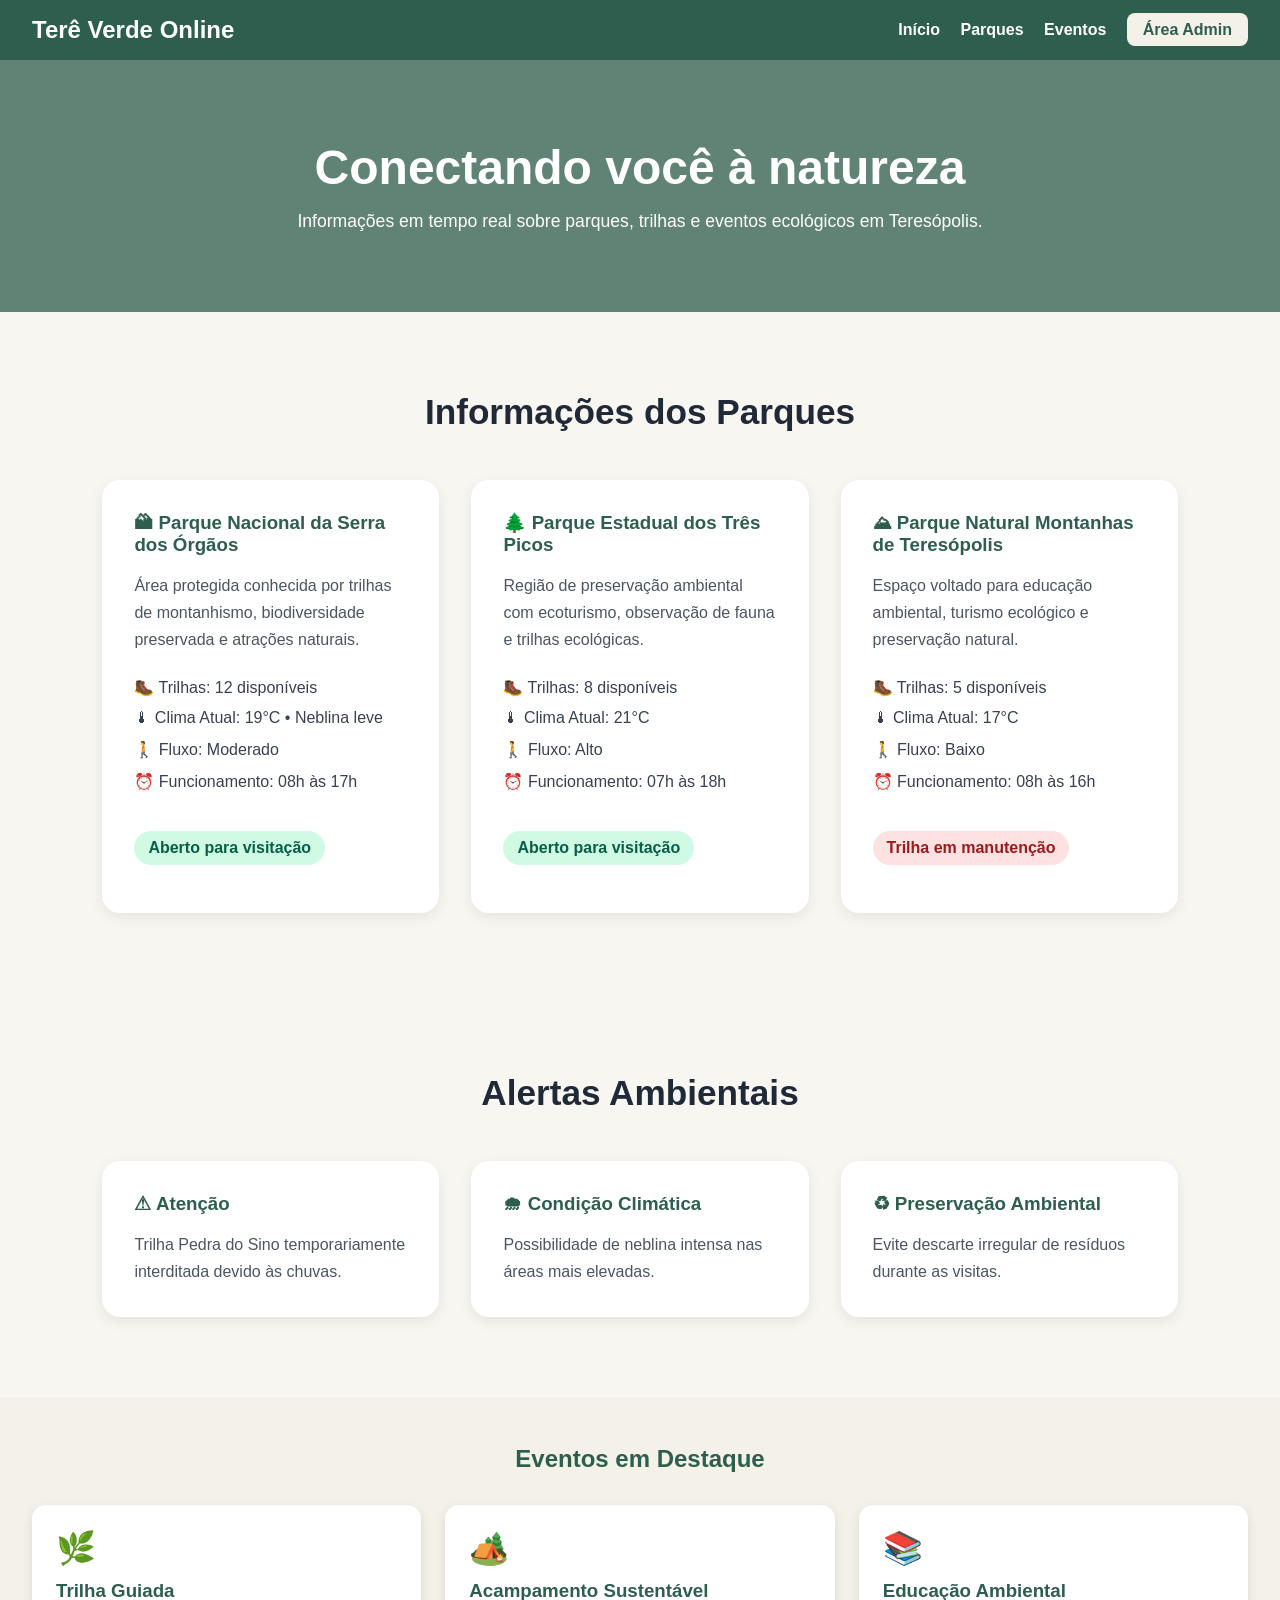
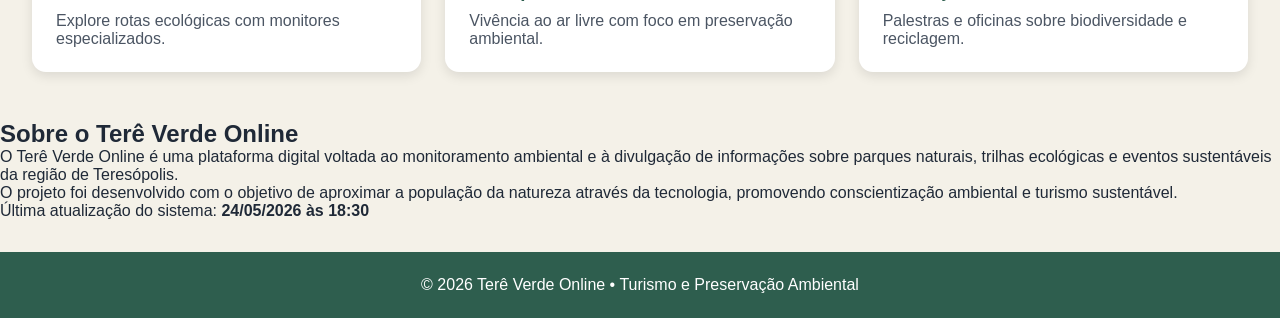
<file: index.html>
<!DOCTYPE html>
<html lang="pt-BR">
<head>
  <meta charset="UTF-8">
  <meta name="viewport" content="width=device-width, initial-scale=1.0">

  <title>Terê Verde Online</title>

  <link rel="stylesheet" href="css/style.css">
</head>

<body>

<header>

  <h2>Terê Verde Online</h2>

  <nav>

    <a href="index.html">Início</a>

    <a href="parques.html">Parques</a>

    <a href="#eventos">Eventos</a>

    <a href="login.html" class="login-btn">
      Área Admin
    </a>

  </nav>

</header>

<section class="hero">

  <h1>Conectando você à natureza</h1>

  <p>
    Informações em tempo real sobre parques,
    trilhas e eventos ecológicos em Teresópolis.
  </p>

</section>

<section class="detalhes-parques">

  <h2>Informações dos Parques</h2>

  <div class="detalhes-grid">

    <div class="detalhe-card">

      <h3>🏔 Parque Nacional da Serra dos Órgãos</h3>

      <p>
        Área protegida conhecida por trilhas de montanhismo,
        biodiversidade preservada e atrações naturais.
      </p>

      <ul>
        <li>🥾 Trilhas: 12 disponíveis</li>
        <li>🌡 Clima Atual: 19°C • Neblina leve</li>
        <li>🚶 Fluxo: Moderado</li>
        <li>⏰ Funcionamento: 08h às 17h</li>
      </ul>

      <span class="status aberto">
        Aberto para visitação
      </span>

    </div>

    <div class="detalhe-card">

      <h3>🌲 Parque Estadual dos Três Picos</h3>

      <p>
        Região de preservação ambiental com ecoturismo,
        observação de fauna e trilhas ecológicas.
      </p>

      <ul>
        <li>🥾 Trilhas: 8 disponíveis</li>
        <li>🌡 Clima Atual: 21°C</li>
        <li>🚶 Fluxo: Alto</li>
        <li>⏰ Funcionamento: 07h às 18h</li>
      </ul>

      <span class="status aberto">
        Aberto para visitação
      </span>

    </div>

    <div class="detalhe-card">

      <h3>⛰ Parque Natural Montanhas de Teresópolis</h3>

      <p>
        Espaço voltado para educação ambiental,
        turismo ecológico e preservação natural.
      </p>

      <ul>
        <li>🥾 Trilhas: 5 disponíveis</li>
        <li>🌡 Clima Atual: 17°C</li>
        <li>🚶 Fluxo: Baixo</li>
        <li>⏰ Funcionamento: 08h às 16h</li>
      </ul>

      <span class="status fechado">
        Trilha em manutenção
      </span>

    </div>

  </div>

</section>

<section class="alertas">

  <h2>Alertas Ambientais</h2>

  <div class="alertas-grid">

    <div class="alerta-card">

      <h3>⚠ Atenção</h3>

      <p>
        Trilha Pedra do Sino temporariamente interditada devido às chuvas.
      </p>

    </div>

    <div class="alerta-card">

      <h3>🌧 Condição Climática</h3>

      <p>
        Possibilidade de neblina intensa nas áreas mais elevadas.
      </p>

    </div>

    <div class="alerta-card">

      <h3>♻ Preservação Ambiental</h3>

      <p>
        Evite descarte irregular de resíduos durante as visitas.
      </p>

    </div>

  </div>

</section>

<section id="eventos" class="events">

  <h2>Eventos em Destaque</h2>

  <div class="event-grid">

    <div class="card">
      <div class="card-content">
        <span class="icon">🌿</span>
        <h3>Trilha Guiada</h3>
        <p>Explore rotas ecológicas com monitores especializados.</p>
      </div>
    </div>

    <div class="card">
      <div class="card-content">
        <span class="icon">🏕️</span>
        <h3>Acampamento Sustentável</h3>
        <p>Vivência ao ar livre com foco em preservação ambiental.</p>
      </div>
    </div>

    <div class="card">
      <div class="card-content">
        <span class="icon">📚</span>
        <h3>Educação Ambiental</h3>
        <p>Palestras e oficinas sobre biodiversidade e reciclagem.</p>
      </div>
    </div>

  </div>

</section>

<section class="sobre-projeto">

  <div class="sobre-content">

    <h2>Sobre o Terê Verde Online</h2>

    <p>
      O Terê Verde Online é uma plataforma digital voltada
      ao monitoramento ambiental e à divulgação de informações
      sobre parques naturais, trilhas ecológicas e eventos
      sustentáveis da região de Teresópolis.
    </p>

    <p>
      O projeto foi desenvolvido com o objetivo de aproximar
      a população da natureza através da tecnologia,
      promovendo conscientização ambiental e turismo sustentável.
    </p>

    <p>
      Última atualização do sistema:
      <strong>24/05/2026 às 18:30</strong>
    </p>

  </div>

</section>

<footer>

  <p>
    © 2026 Terê Verde Online • Turismo e Preservação Ambiental
  </p>

</footer>

</body>
</html>
</file>
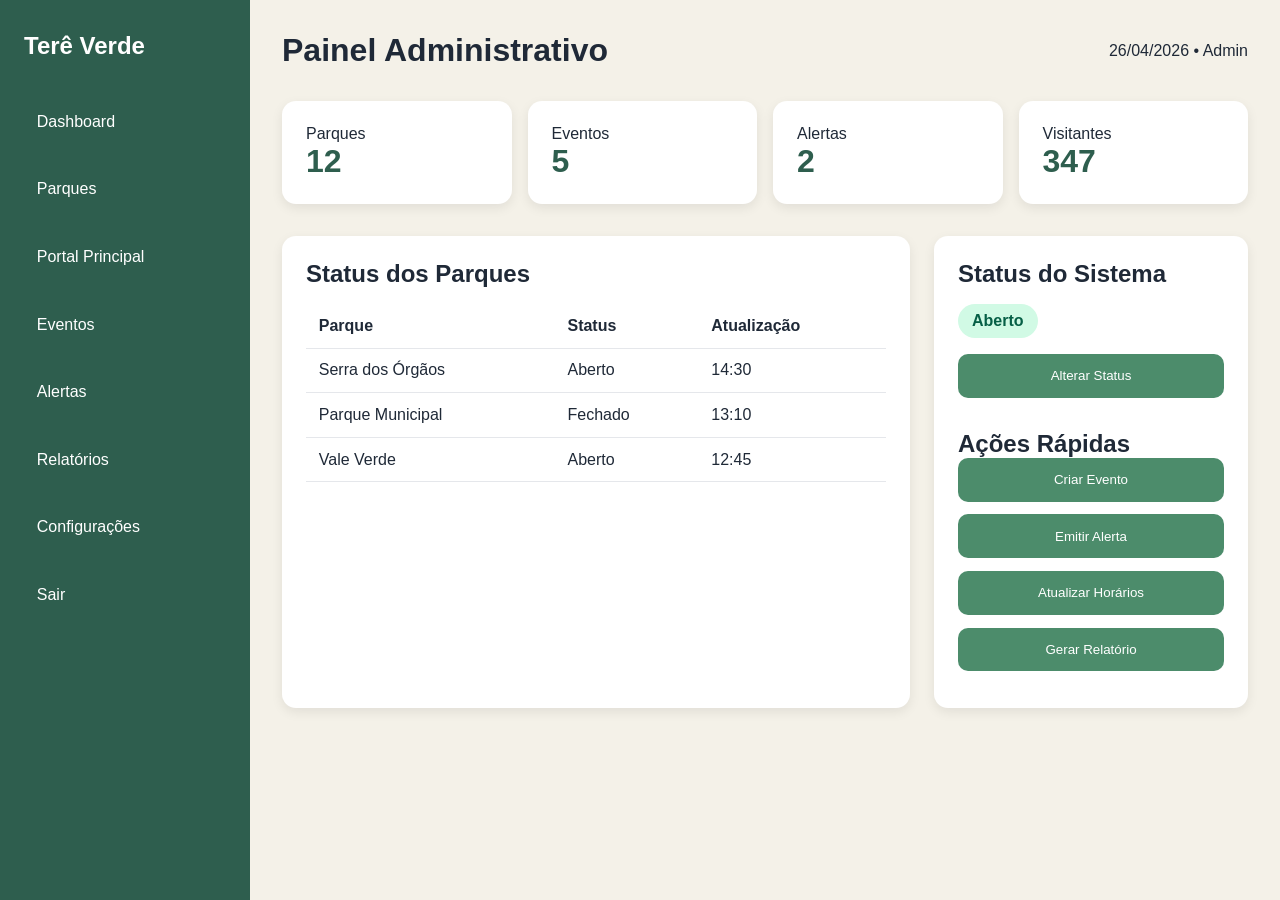
<file: admin.html>
<!DOCTYPE html>
<html lang="pt-BR">
<head>
  <meta charset="UTF-8" />
  <meta name="viewport" content="width=device-width, initial-scale=1.0" />
  <title>Terê Verde Online - Dashboard</title>

  <style>

    * {
      margin: 0;
      padding: 0;
      box-sizing: border-box;
      font-family: Arial, sans-serif;
    }

    body {
      background: #f4f1e8;
      display: flex;
      min-height: 100vh;
      color: #1f2937;
    }

    .sidebar {
      width: 250px;
      background: #2E5E4E;
      color: white;
      padding: 2rem 1.5rem;
      display: flex;
      flex-direction: column;
      gap: 1.5rem;
    }

    .sidebar h2 {
      margin-bottom: 1rem;
    }

    .sidebar a {
      color: white;
      text-decoration: none;
      padding: 0.8rem;
      border-radius: 8px;
      transition: 0.3s;
    }

    .sidebar a:hover {
      background: rgba(255,255,255,0.12);
    }

    .main {
      flex: 1;
      padding: 2rem;
    }

    .topbar {
      display: flex;
      justify-content: space-between;
      align-items: center;
      margin-bottom: 2rem;
    }

    .kpis {
      display: grid;
      grid-template-columns: repeat(auto-fit, minmax(180px, 1fr));
      gap: 1rem;
      margin-bottom: 2rem;
    }

    .kpi-card {
      background: white;
      padding: 1.5rem;
      border-radius: 14px;
      box-shadow: 0 4px 12px rgba(0,0,0,0.08);
      transition: 0.3s;
    }

    .kpi-card:hover {
      transform: translateY(-4px);
    }

    .kpi-card h3 {
      font-size: 2rem;
      color: #2E5E4E;
    }

    .dashboard-grid {
      display: grid;
      grid-template-columns: 2fr 1fr;
      gap: 1.5rem;
    }

    .panel {
      background: white;
      padding: 1.5rem;
      border-radius: 14px;
      box-shadow: 0 4px 12px rgba(0,0,0,0.08);
    }

    table {
      width: 100%;
      border-collapse: collapse;
      margin-top: 1rem;
    }

    th, td {
      text-align: left;
      padding: 0.8rem;
      border-bottom: 1px solid #e5e7eb;
    }

    .action-btn {
      display: block;
      width: 100%;
      margin-bottom: 0.8rem;
      padding: 0.9rem;
      border: none;
      border-radius: 10px;
      background: #4C8C6B;
      color: white;
      cursor: pointer;
      transition: 0.3s;
    }

    .action-btn:hover {
      transform: translateY(-2px);
      opacity: 0.9;
    }

    .status {
      display: inline-block;
      padding: 8px 14px;
      border-radius: 20px;
      font-weight: bold;
      margin: 1rem 0;
    }

    .aberto {
      background: #d1fae5;
      color: #065f46;
    }

    .fechado {
      background: #fee2e2;
      color: #991b1b;
    }

    .modal {
      display: none;
      position: fixed;
      top: 0;
      left: 0;

      width: 100%;
      height: 100%;

      background: rgba(0,0,0,0.5);

      justify-content: center;
      align-items: center;
    }

    .modal-content {
      background: white;
      padding: 2rem;
      border-radius: 14px;
      width: 90%;
      max-width: 400px;

      display: flex;
      flex-direction: column;
      gap: 1rem;
    }

    .modal-content input,
    .modal-content textarea {
      padding: 0.8rem;
      border: 1px solid #d1d5db;
      border-radius: 8px;
    }

  </style>
</head>

<body>

  <aside class="sidebar">

    <h2>Terê Verde</h2>

    <a href="admin.html">Dashboard</a>

    <a href="parques.html">Parques</a>

    <a href="index.html">Portal Principal</a>

    <a href="#">Eventos</a>

    <a href="#">Alertas</a>

    <a href="#">Relatórios</a>

    <a href="#">Configurações</a>

    <a href="login.html">
      Sair
    </a>

  </aside>

  <main class="main">

    <div class="topbar">
      <h1>Painel Administrativo</h1>
      <span>26/04/2026 • Admin</span>
    </div>

    <section class="kpis">

      <div class="kpi-card">
        <p>Parques</p>
        <h3>12</h3>
      </div>

      <div class="kpi-card">
        <p>Eventos</p>
        <h3>5</h3>
      </div>

      <div class="kpi-card">
        <p>Alertas</p>
        <h3>2</h3>
      </div>

      <div class="kpi-card">
        <p>Visitantes</p>
        <h3>347</h3>
      </div>

    </section>

    <section class="dashboard-grid">

      <div class="panel">

        <h2>Status dos Parques</h2>

        <table>
          <tr>
            <th>Parque</th>
            <th>Status</th>
            <th>Atualização</th>
          </tr>

          <tr>
            <td>Serra dos Órgãos</td>
            <td>Aberto</td>
            <td>14:30</td>
          </tr>

          <tr>
            <td>Parque Municipal</td>
            <td>Fechado</td>
            <td>13:10</td>
          </tr>

          <tr>
            <td>Vale Verde</td>
            <td>Aberto</td>
            <td>12:45</td>
          </tr>
        </table>

      </div>

      <div class="panel">

        <h2>Status do Sistema</h2>

        <span id="statusParque" class="status aberto">
          Aberto
        </span>

        <button onclick="alterarStatus()" class="action-btn">
          Alterar Status
        </button>

        <h2 style="margin-top: 2rem;">Ações Rápidas</h2>

        <button class="action-btn" onclick="abrirModal()">
          Criar Evento
        </button>

        <button class="action-btn">
          Emitir Alerta
        </button>

        <button class="action-btn">
          Atualizar Horários
        </button>

        <button class="action-btn">
          Gerar Relatório
        </button>

      </div>

    </section>

  </main>

  <div id="modalEvento" class="modal">

    <div class="modal-content">

      <h2>Novo Evento</h2>

      <input type="text" placeholder="Nome do evento">

      <input type="date">

      <textarea placeholder="Descrição"></textarea>

      <button class="action-btn" onclick="fecharModal()">
        Salvar Evento
      </button>

    </div>
<div class="panel">

  <h2>Atividades Recentes</h2>

  <ul style="margin-top: 1rem; line-height: 2;">

    <li>🌿 Evento ecológico criado</li>

    <li>⚠ Alerta climático emitido</li>

    <li>🏔 Status da trilha atualizado</li>

    <li>📊 Relatório ambiental gerado</li>

  </ul>

</div>
  </div>

  <script src="js/script.js"></script>

</body>
</html>
</file>
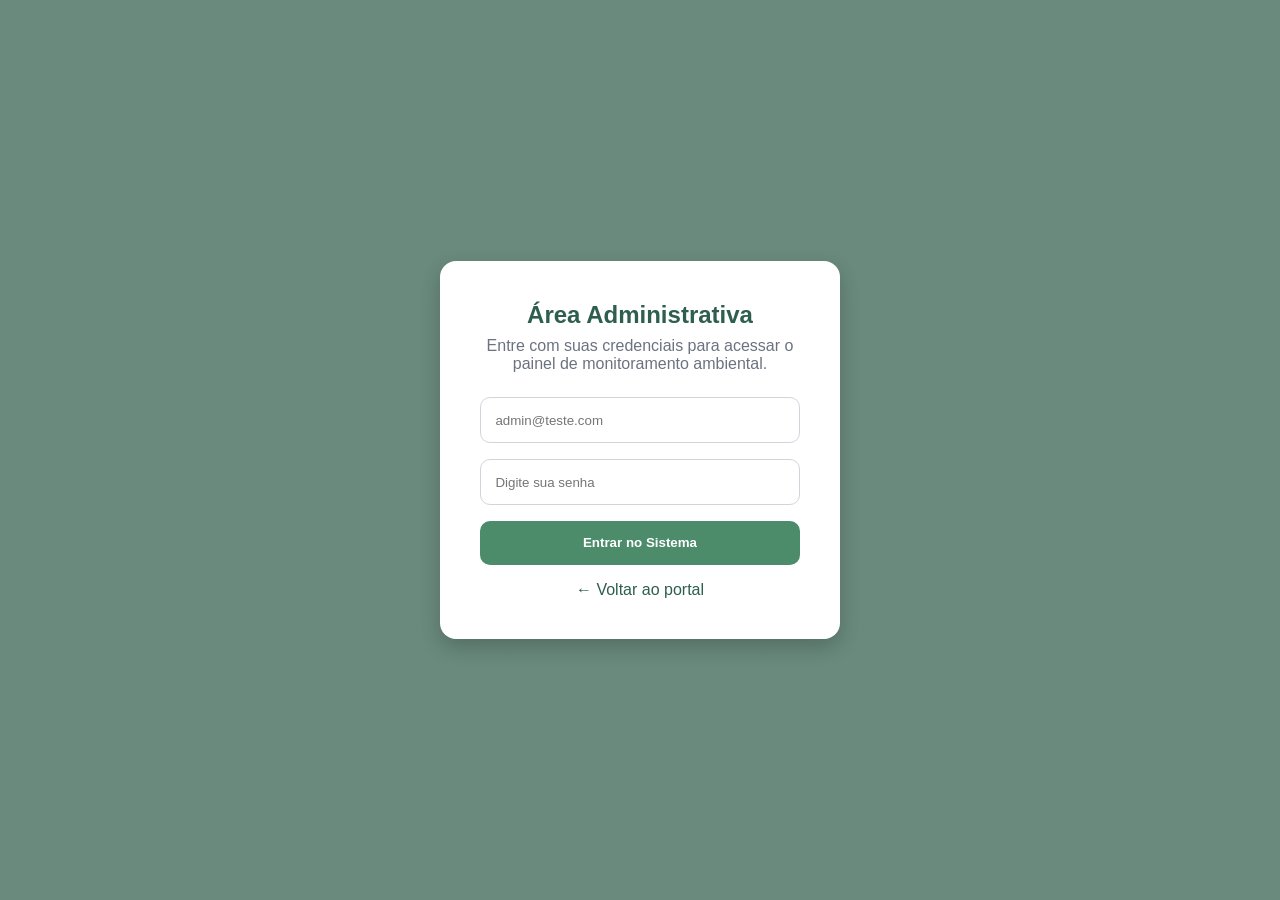
<file: login.html>
<!DOCTYPE html>
<html lang="pt-BR">
<head>
  <meta charset="UTF-8">
  <meta name="viewport" content="width=device-width, initial-scale=1.0">

  <title>Login - Terê Verde Online</title>

  <link rel="stylesheet" href="css/style.css">
</head>

<body>

<section class="login-page">

  <div class="login-card">

    <h2>Área Administrativa</h2>

    <p>
      Entre com suas credenciais para acessar
      o painel de monitoramento ambiental.
    </p>

    <form id="loginForm">

      <input
        type="email"
        id="email"
        placeholder="admin@teste.com"
        required
      >

      <input
        type="password"
        id="senha"
        placeholder="Digite sua senha"
        required
      >

      <button type="submit" class="btn">
        Entrar no Sistema
      </button>

    

    <a href="index.html">
      ← Voltar ao portal
    </a>

  </div>

</section>

<script src="js/script.js"></script>

</body>
</html>
</file>
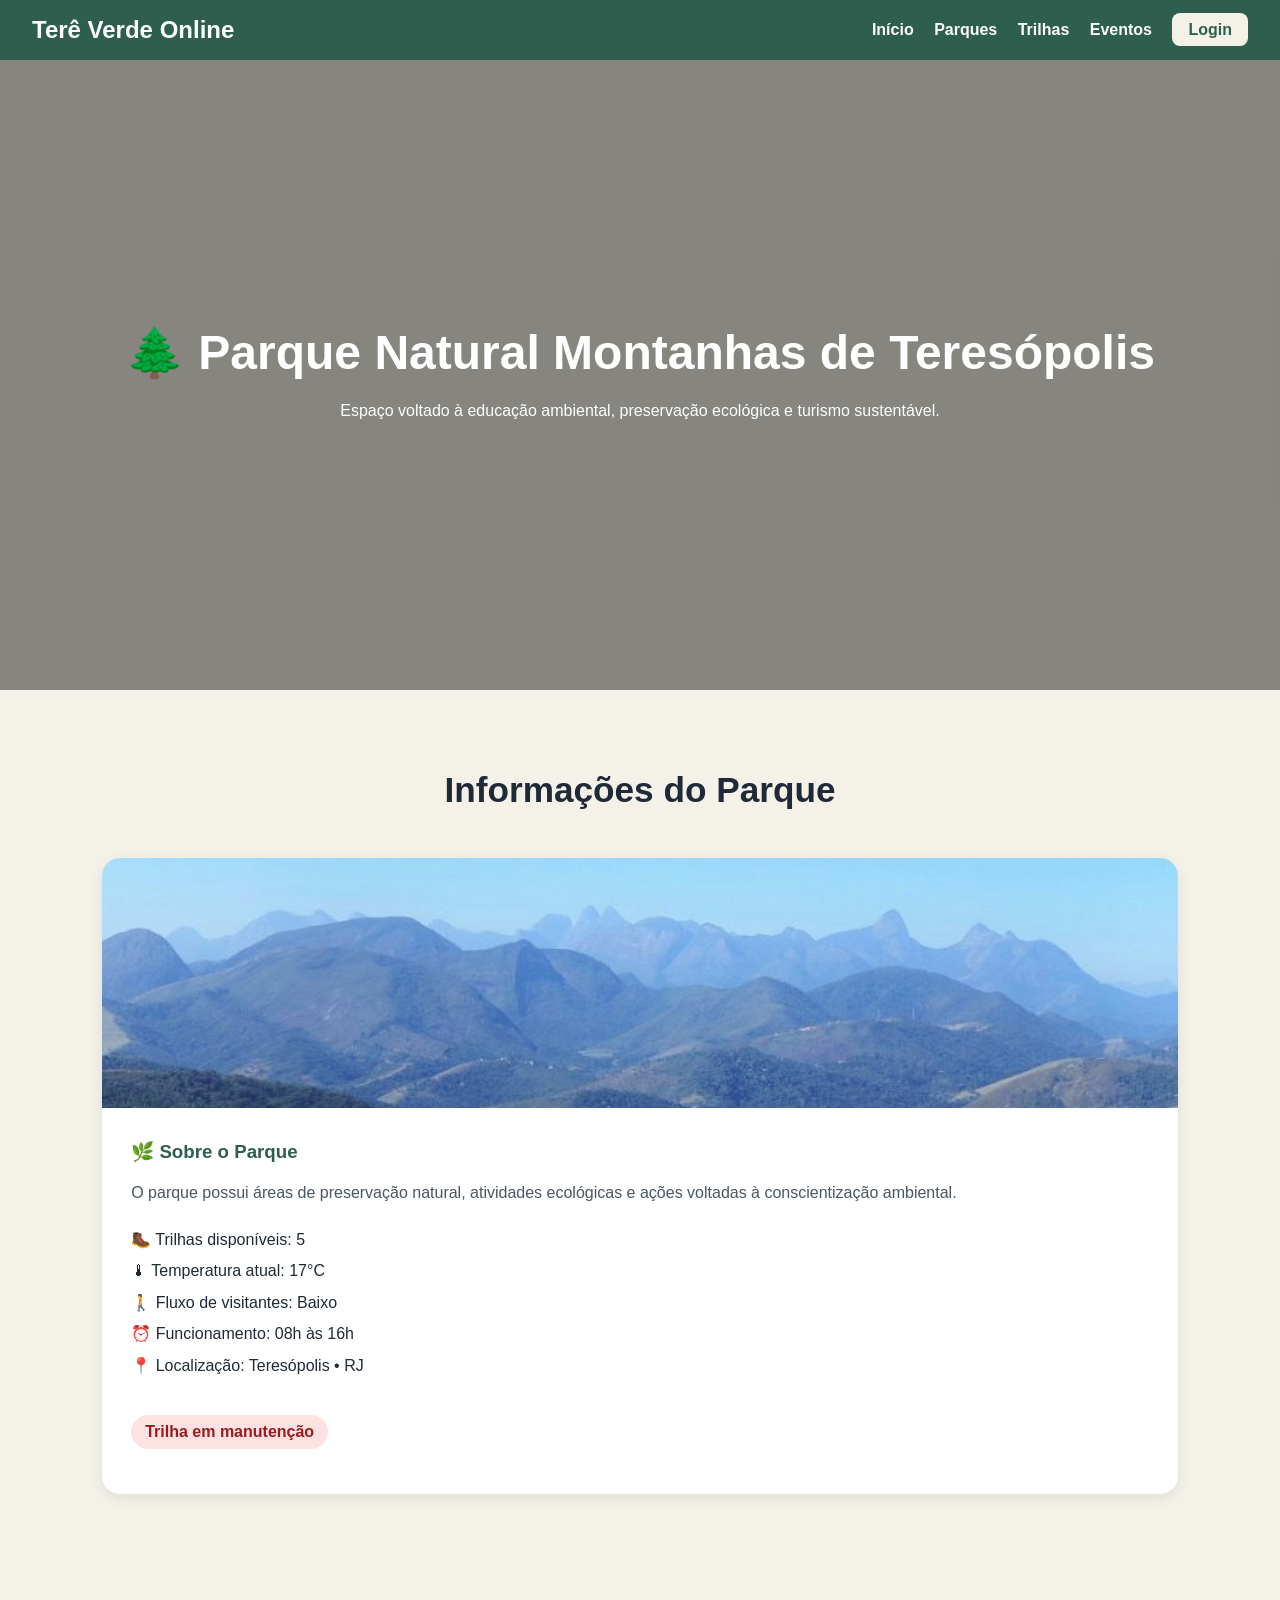
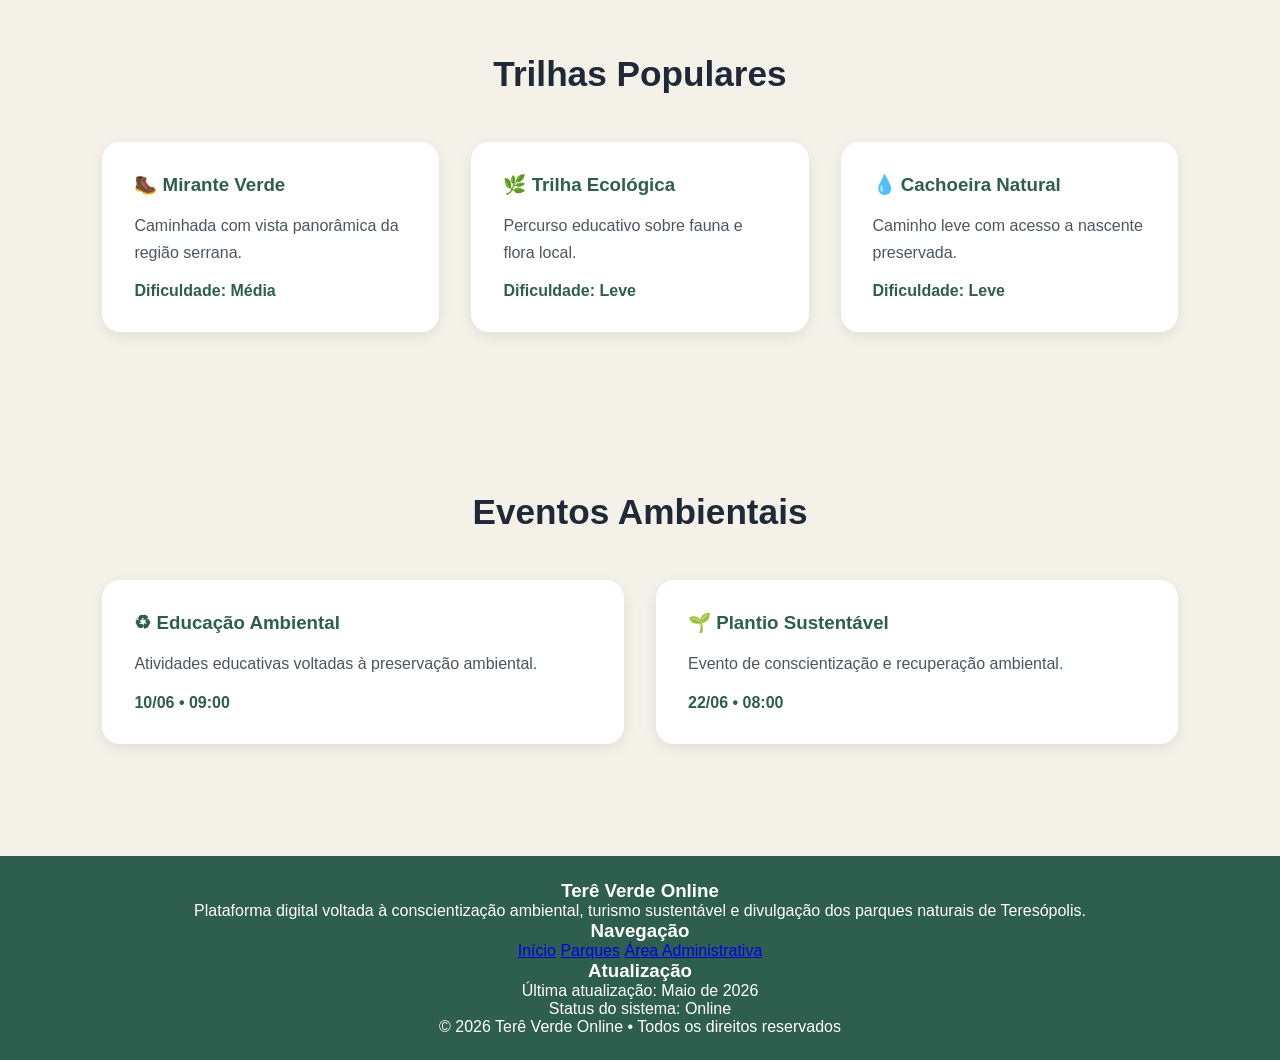
<file: montanhas-teresopolis.html>
<!DOCTYPE html>
<html lang="pt-BR">
<head>

  <meta charset="UTF-8">

  <meta name="viewport" content="width=device-width, initial-scale=1.0">

  <title>Montanhas de Teresópolis • Terê Verde Online</title>

  <link rel="stylesheet" href="css/style.css">

</head>

<body>

<header>

  <h2>Terê Verde Online</h2>

  <nav>

    <a href="index.html">Início</a>

    <a href="parques.html">Parques</a>

    <a href="#trilhas">Trilhas</a>

    <a href="#eventos">Eventos</a>

    <a href="login.html" class="login-btn">
      Login
    </a>

  </nav>

</header>


<!-- HERO -->

<section class="hero-parques hero-montanhas">

  <div class="hero-overlay">

    <h1>🌲 Parque Natural Montanhas de Teresópolis</h1>

    <p>
      Espaço voltado à educação ambiental,
      preservação ecológica e turismo sustentável.
    </p>

  </div>

</section>


<!-- INFORMAÇÕES -->

<section class="parques-page">

  <h2>Informações do Parque</h2>

  <div class="parques-grid">

    <div class="parque-page-card">

      <img
        src="assets/parque-natural-municipal.jpg"
        alt="Montanhas de Teresópolis"
      >

      <div class="parque-page-info">

        <h3>🌿 Sobre o Parque</h3>

        <p>
          O parque possui áreas de preservação natural,
          atividades ecológicas e ações voltadas à
          conscientização ambiental.
        </p>

        <ul>

          <li>🥾 Trilhas disponíveis: 5</li>

          <li>🌡 Temperatura atual: 17°C</li>

          <li>🚶 Fluxo de visitantes: Baixo</li>

          <li>⏰ Funcionamento: 08h às 16h</li>

          <li>📍 Localização: Teresópolis • RJ</li>

        </ul>

        <span class="status fechado">
          Trilha em manutenção
        </span>

      </div>

    </div>

  </div>

</section>


<!-- TRILHAS -->

<section class="trilhas">

  <h2>Trilhas Populares</h2>

  <div class="trilhas-grid">

    <div class="trilha-card">

      <h3>🥾 Mirante Verde</h3>

      <p>
        Caminhada com vista panorâmica da região serrana.
      </p>

      <span>Dificuldade: Média</span>

    </div>

    <div class="trilha-card">

      <h3>🌿 Trilha Ecológica</h3>

      <p>
        Percurso educativo sobre fauna e flora local.
      </p>

      <span>Dificuldade: Leve</span>

    </div>

    <div class="trilha-card">

      <h3>💧 Cachoeira Natural</h3>

      <p>
        Caminho leve com acesso a nascente preservada.
      </p>

      <span>Dificuldade: Leve</span>

    </div>

  </div>

</section>


<!-- EVENTOS -->

<section class="eventos-page">

  <h2>Eventos Ambientais</h2>

  <div class="eventos-grid">

    <div class="evento-card">

      <h3>♻ Educação Ambiental</h3>

      <p>
        Atividades educativas voltadas à preservação ambiental.
      </p>

      <span>10/06 • 09:00</span>

    </div>

    <div class="evento-card">

      <h3>🌱 Plantio Sustentável</h3>

      <p>
        Evento de conscientização e recuperação ambiental.
      </p>

      <span>22/06 • 08:00</span>

    </div>

  </div>

</section>


<footer class="footer">

  <div class="footer-content">

    <div class="footer-section">

      <h3>Terê Verde Online</h3>

      <p>
        Plataforma digital voltada à conscientização ambiental,
        turismo sustentável e divulgação dos parques naturais
        de Teresópolis.
      </p>

    </div>

    <div class="footer-section">

      <h3>Navegação</h3>

      <a href="index.html">Início</a>
      <a href="parques.html">Parques</a>
      <a href="login.html">Área Administrativa</a>

    </div>

    <div class="footer-section">

      <h3>Atualização</h3>

      <p>Última atualização: Maio de 2026</p>

      <p>Status do sistema: Online</p>

    </div>

  </div>

  <div class="footer-bottom">

    <p>
      © 2026 Terê Verde Online • Todos os direitos reservados
    </p>

  </div>

</footer>
</body>
</html>
</file>
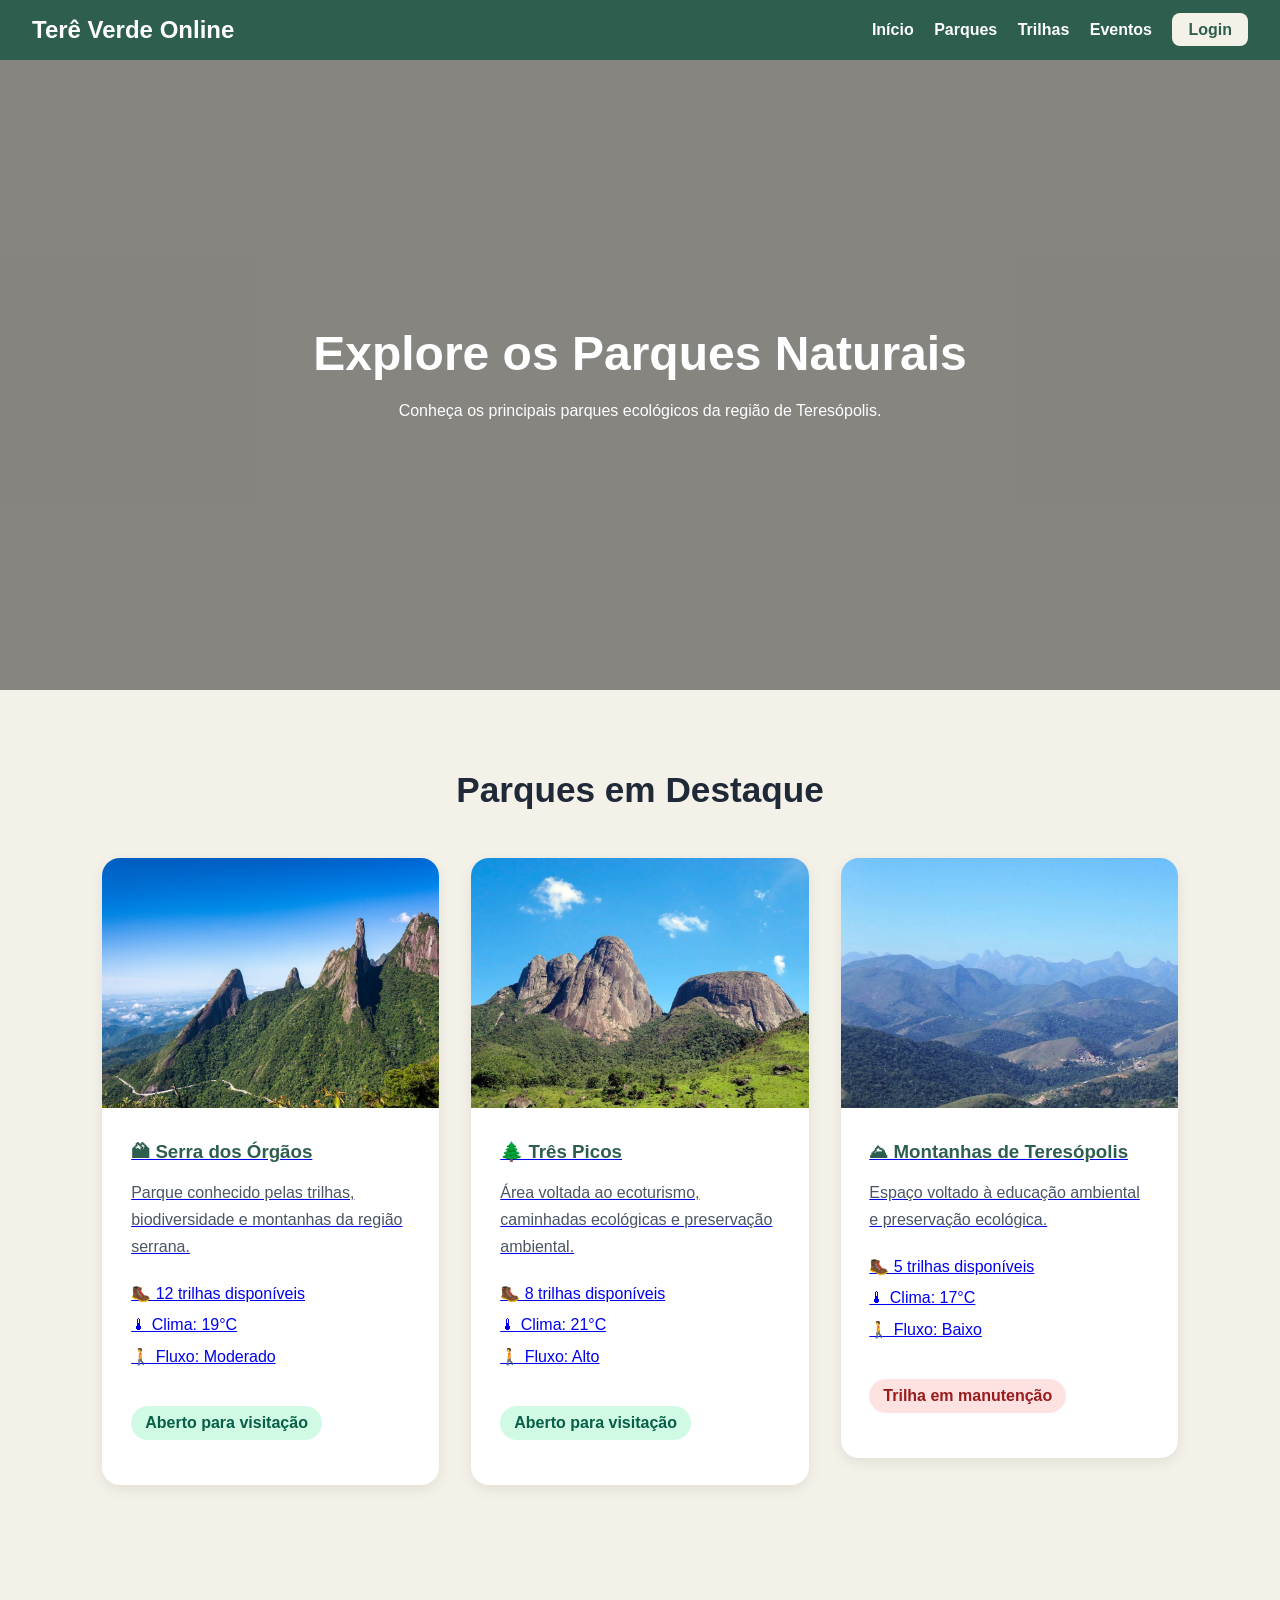
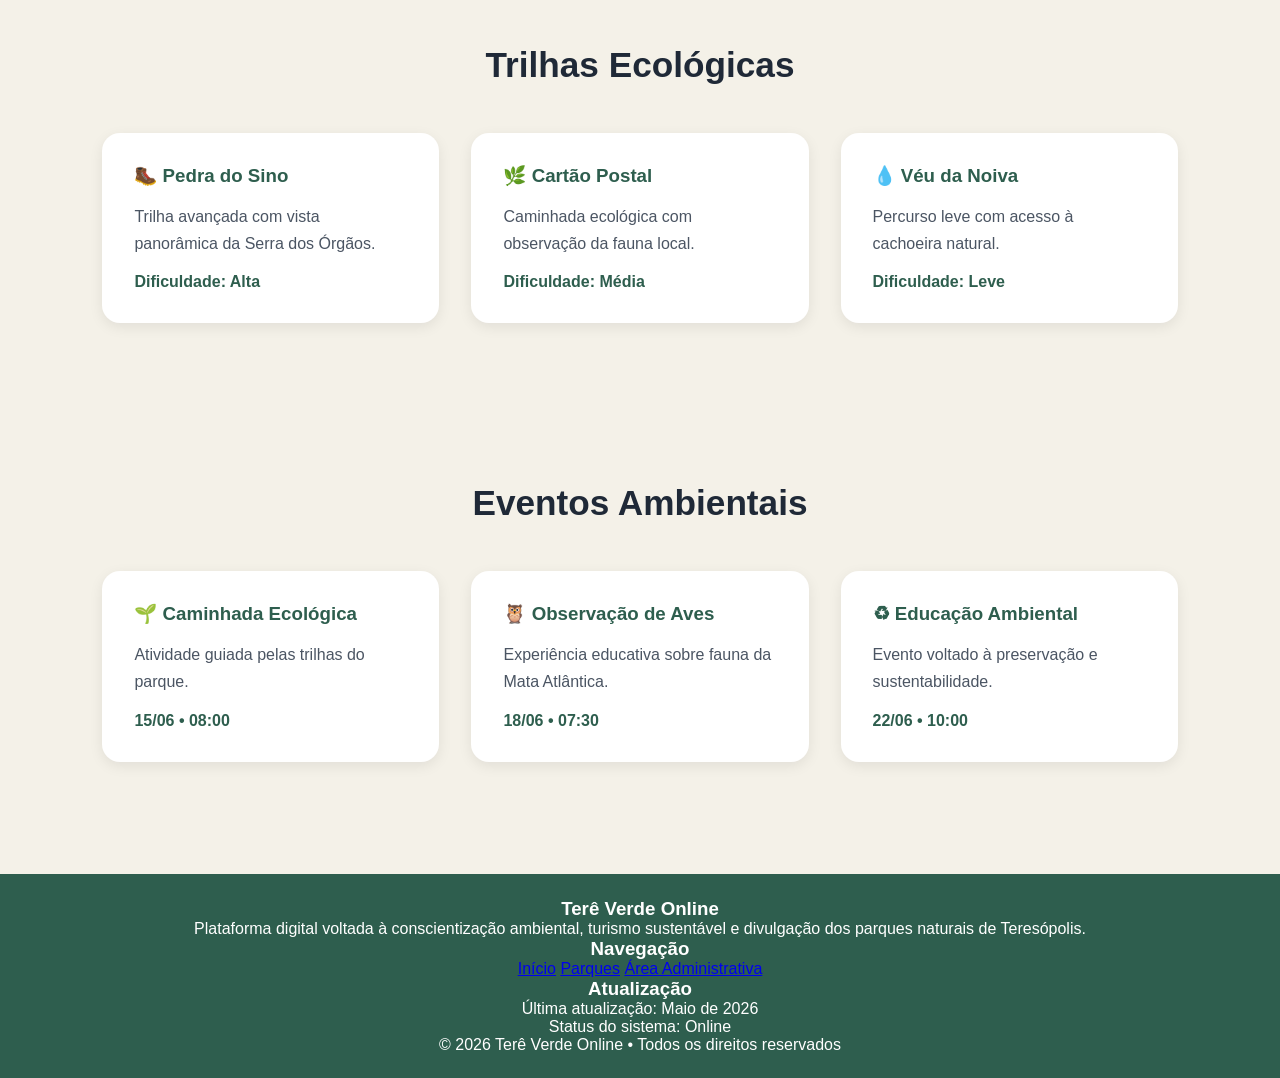
<file: parques.html>
<!DOCTYPE html>
<html lang="pt-BR">
<head>
  <meta charset="UTF-8">
  <meta name="viewport" content="width=device-width, initial-scale=1.0">

  <title>Parques • Terê Verde Online</title>

  <link rel="stylesheet" href="css/style.css">
</head>

<body>

<header>

  <h2>Terê Verde Online</h2>

  <nav>

    <a href="index.html">Início</a>

    <a href="parques.html">Parques</a>

    <a href="#trilhas">Trilhas</a>

    <a href="#eventos">Eventos</a>

    <a href="login.html" class="login-btn">
      Login
    </a>

  </nav>

</header>


<section class="hero-parques">

  <div class="hero-overlay">

    <h1>Explore os Parques Naturais</h1>

    <p>
      Conheça os principais parques ecológicos
      da região de Teresópolis.
    </p>

  </div>

</section>




<section class="parques-page">

  <h2>Parques em Destaque</h2>

  <div class="parques-grid">


    

    <a href="serra-orgaos.html" class="parque-link">

      <div class="parque-page-card">

        <img
          src="assets/serra-orgaos.jpeg"
          alt="Serra dos Órgãos"
        >

        <div class="parque-page-info">

          <h3>🏔 Serra dos Órgãos</h3>

          <p>
            Parque conhecido pelas trilhas,
            biodiversidade e montanhas da região serrana.
          </p>

          <ul>

            <li>🥾 12 trilhas disponíveis</li>

            <li>🌡 Clima: 19°C</li>

            <li>🚶 Fluxo: Moderado</li>

          </ul>

          <span class="status aberto">
            Aberto para visitação
          </span>

        </div>

      </div>

    </a>


    

    <a href="tres-picos.html" class="parque-link">

      <div class="parque-page-card">

        <img
          src="assets/tres picos.jpg"
          alt="Três Picos"
        >

        <div class="parque-page-info">

          <h3>🌲 Três Picos</h3>

          <p>
            Área voltada ao ecoturismo,
            caminhadas ecológicas e preservação ambiental.
          </p>

          <ul>

            <li>🥾 8 trilhas disponíveis</li>

            <li>🌡 Clima: 21°C</li>

            <li>🚶 Fluxo: Alto</li>

          </ul>

          <span class="status aberto">
            Aberto para visitação
          </span>

        </div>

      </div>

    </a>


    

    <a href="montanhas-teresopolis.html" class="parque-link">

      <div class="parque-page-card">

        <img
          src="assets/parque-natural-municipal.jpg"
          alt="Montanhas de Teresópolis"
        >

        <div class="parque-page-info">

          <h3>⛰ Montanhas de Teresópolis</h3>

          <p>
            Espaço voltado à educação ambiental
            e preservação ecológica.
          </p>

          <ul>

            <li>🥾 5 trilhas disponíveis</li>

            <li>🌡 Clima: 17°C</li>

            <li>🚶 Fluxo: Baixo</li>

          </ul>

          <span class="status fechado">
            Trilha em manutenção
          </span>

        </div>

      </div>

    </a>

  </div>

</section>




<section id="trilhas" class="trilhas">

  <h2>Trilhas Ecológicas</h2>

  <div class="trilhas-grid">

    <div class="trilha-card">

      <h3>🥾 Pedra do Sino</h3>

      <p>
        Trilha avançada com vista panorâmica da Serra dos Órgãos.
      </p>

      <span>Dificuldade: Alta</span>

    </div>

    <div class="trilha-card">

      <h3>🌿 Cartão Postal</h3>

      <p>
        Caminhada ecológica com observação da fauna local.
      </p>

      <span>Dificuldade: Média</span>

    </div>

    <div class="trilha-card">

      <h3>💧 Véu da Noiva</h3>

      <p>
        Percurso leve com acesso à cachoeira natural.
      </p>

      <span>Dificuldade: Leve</span>

    </div>

  </div>

</section>




<section id="eventos" class="eventos-page">

  <h2>Eventos Ambientais</h2>

  <div class="eventos-grid">

    <div class="evento-card">

      <h3>🌱 Caminhada Ecológica</h3>

      <p>
        Atividade guiada pelas trilhas do parque.
      </p>

      <span>15/06 • 08:00</span>

    </div>

    <div class="evento-card">

      <h3>🦉 Observação de Aves</h3>

      <p>
        Experiência educativa sobre fauna da Mata Atlântica.
      </p>

      <span>18/06 • 07:30</span>

    </div>

    <div class="evento-card">

      <h3>♻ Educação Ambiental</h3>

      <p>
        Evento voltado à preservação e sustentabilidade.
      </p>

      <span>22/06 • 10:00</span>

    </div>

  </div>

</section>


<footer class="footer">

  <div class="footer-content">

    <div class="footer-section">

      <h3>Terê Verde Online</h3>

      <p>
        Plataforma digital voltada à conscientização ambiental,
        turismo sustentável e divulgação dos parques naturais
        de Teresópolis.
      </p>

    </div>

    <div class="footer-section">

      <h3>Navegação</h3>

      <a href="index.html">Início</a>
      <a href="parques.html">Parques</a>
      <a href="login.html">Área Administrativa</a>

    </div>

    <div class="footer-section">

      <h3>Atualização</h3>

      <p>Última atualização: Maio de 2026</p>

      <p>Status do sistema: Online</p>

    </div>

  </div>

  <div class="footer-bottom">

    <p>
      © 2026 Terê Verde Online • Todos os direitos reservados
    </p>

  </div>

</footer>

</body>
</html>
</file>
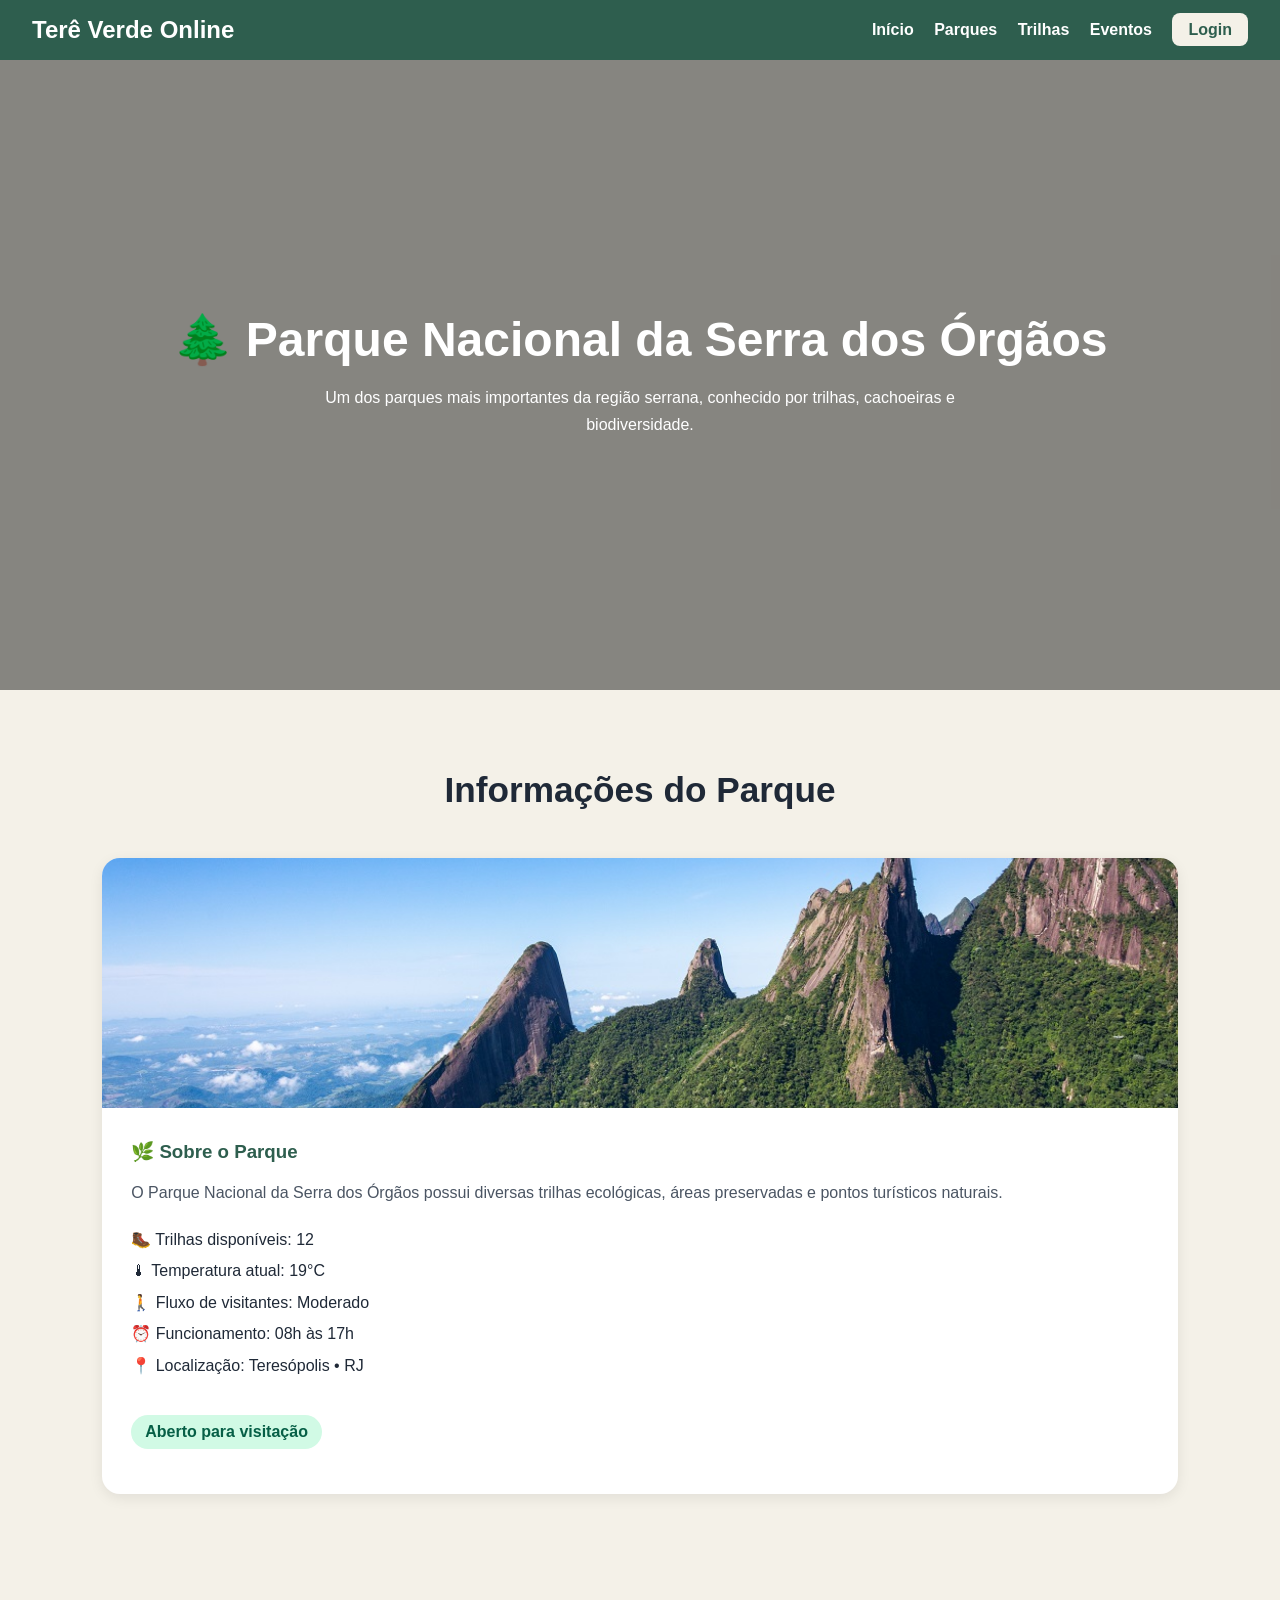
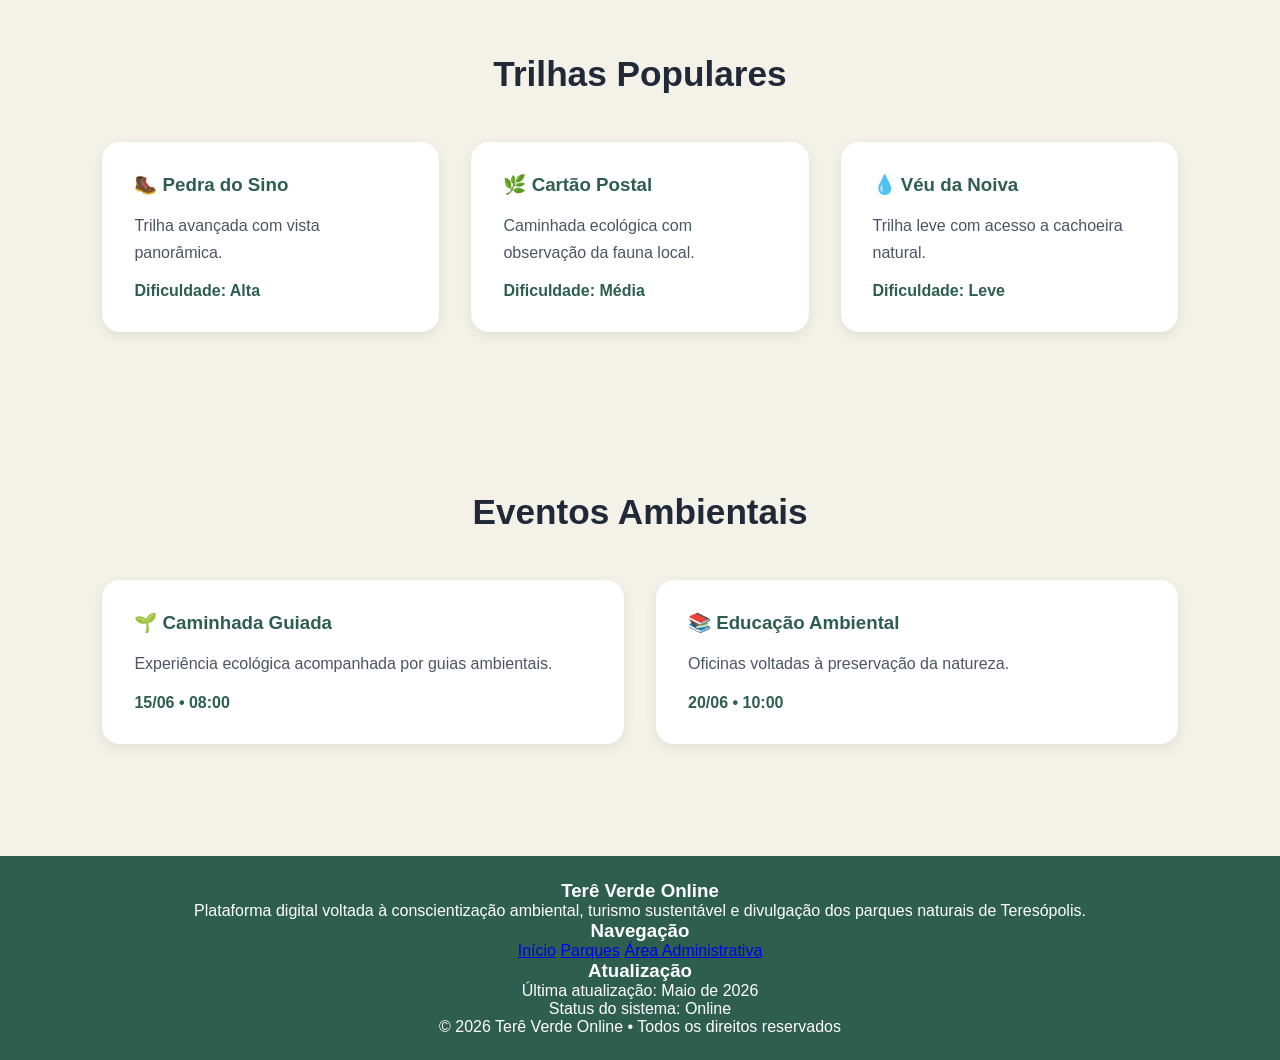
<file: serra-orgaos.html>
<!DOCTYPE html>
<html lang="pt-BR">
<head>

  <meta charset="UTF-8">

  <meta name="viewport" content="width=device-width, initial-scale=1.0">

  <title>Serra dos Órgãos • Terê Verde Online</title>

  <link rel="stylesheet" href="css/style.css">

</head>

<body>

<header>

  <h2>Terê Verde Online</h2>

  <nav>

    <a href="index.html">Início</a>

    <a href="parques.html">Parques</a>

    <a href="#trilhas">Trilhas</a>

    <a href="#eventos">Eventos</a>

    <a href="login.html" class="login-btn">
      Login
    </a>

  </nav>

</header>




<section class="hero-parques">

  <div class="hero-overlay">

    <h1>🌲 Parque Nacional da Serra dos Órgãos</h1>

    <p>
      Um dos parques mais importantes da região serrana,
      conhecido por trilhas, cachoeiras e biodiversidade.
    </p>

  </div>

</section>


<!-- INFORMAÇÕES -->

<section class="parques-page">

  <h2>Informações do Parque</h2>

  <div class="parques-grid">

    <div class="parque-page-card">

      <img
        src="assets/serra-orgaos.jpeg"
        alt="Serra dos Órgãos"
      >

      <div class="parque-page-info">

        <h3>🌿 Sobre o Parque</h3>

        <p>
          O Parque Nacional da Serra dos Órgãos
          possui diversas trilhas ecológicas,
          áreas preservadas e pontos turísticos naturais.
        </p>

        <ul>

          <li>🥾 Trilhas disponíveis: 12</li>

          <li>🌡 Temperatura atual: 19°C</li>

          <li>🚶 Fluxo de visitantes: Moderado</li>

          <li>⏰ Funcionamento: 08h às 17h</li>

          <li>📍 Localização: Teresópolis • RJ</li>

        </ul>

        <span class="status aberto">
          Aberto para visitação
        </span>

      </div>

    </div>

  </div>

</section>


<!-- TRILHAS -->

<section class="trilhas">

  <h2>Trilhas Populares</h2>

  <div class="trilhas-grid">

    <div class="trilha-card">

      <h3>🥾 Pedra do Sino</h3>

      <p>
        Trilha avançada com vista panorâmica.
      </p>

      <span>Dificuldade: Alta</span>

    </div>

    <div class="trilha-card">

      <h3>🌿 Cartão Postal</h3>

      <p>
        Caminhada ecológica com observação da fauna local.
      </p>

      <span>Dificuldade: Média</span>

    </div>

    <div class="trilha-card">

      <h3>💧 Véu da Noiva</h3>

      <p>
        Trilha leve com acesso a cachoeira natural.
      </p>

      <span>Dificuldade: Leve</span>

    </div>

  </div>

</section>


<!-- EVENTOS -->

<section class="eventos-page">

  <h2>Eventos Ambientais</h2>

  <div class="eventos-grid">

    <div class="evento-card">

      <h3>🌱 Caminhada Guiada</h3>

      <p>
        Experiência ecológica acompanhada por guias ambientais.
      </p>

      <span>15/06 • 08:00</span>

    </div>

    <div class="evento-card">

      <h3>📚 Educação Ambiental</h3>

      <p>
        Oficinas voltadas à preservação da natureza.
      </p>

      <span>20/06 • 10:00</span>

    </div>

  </div>

</section>


<footer class="footer">

  <div class="footer-content">

    <div class="footer-section">

      <h3>Terê Verde Online</h3>

      <p>
        Plataforma digital voltada à conscientização ambiental,
        turismo sustentável e divulgação dos parques naturais
        de Teresópolis.
      </p>

    </div>

    <div class="footer-section">

      <h3>Navegação</h3>

      <a href="index.html">Início</a>
      <a href="parques.html">Parques</a>
      <a href="login.html">Área Administrativa</a>

    </div>

    <div class="footer-section">

      <h3>Atualização</h3>

      <p>Última atualização: Maio de 2026</p>

      <p>Status do sistema: Online</p>

    </div>

  </div>

  <div class="footer-bottom">

    <p>
      © 2026 Terê Verde Online • Todos os direitos reservados
    </p>

  </div>

</footer>

</body>
</html>
</file>
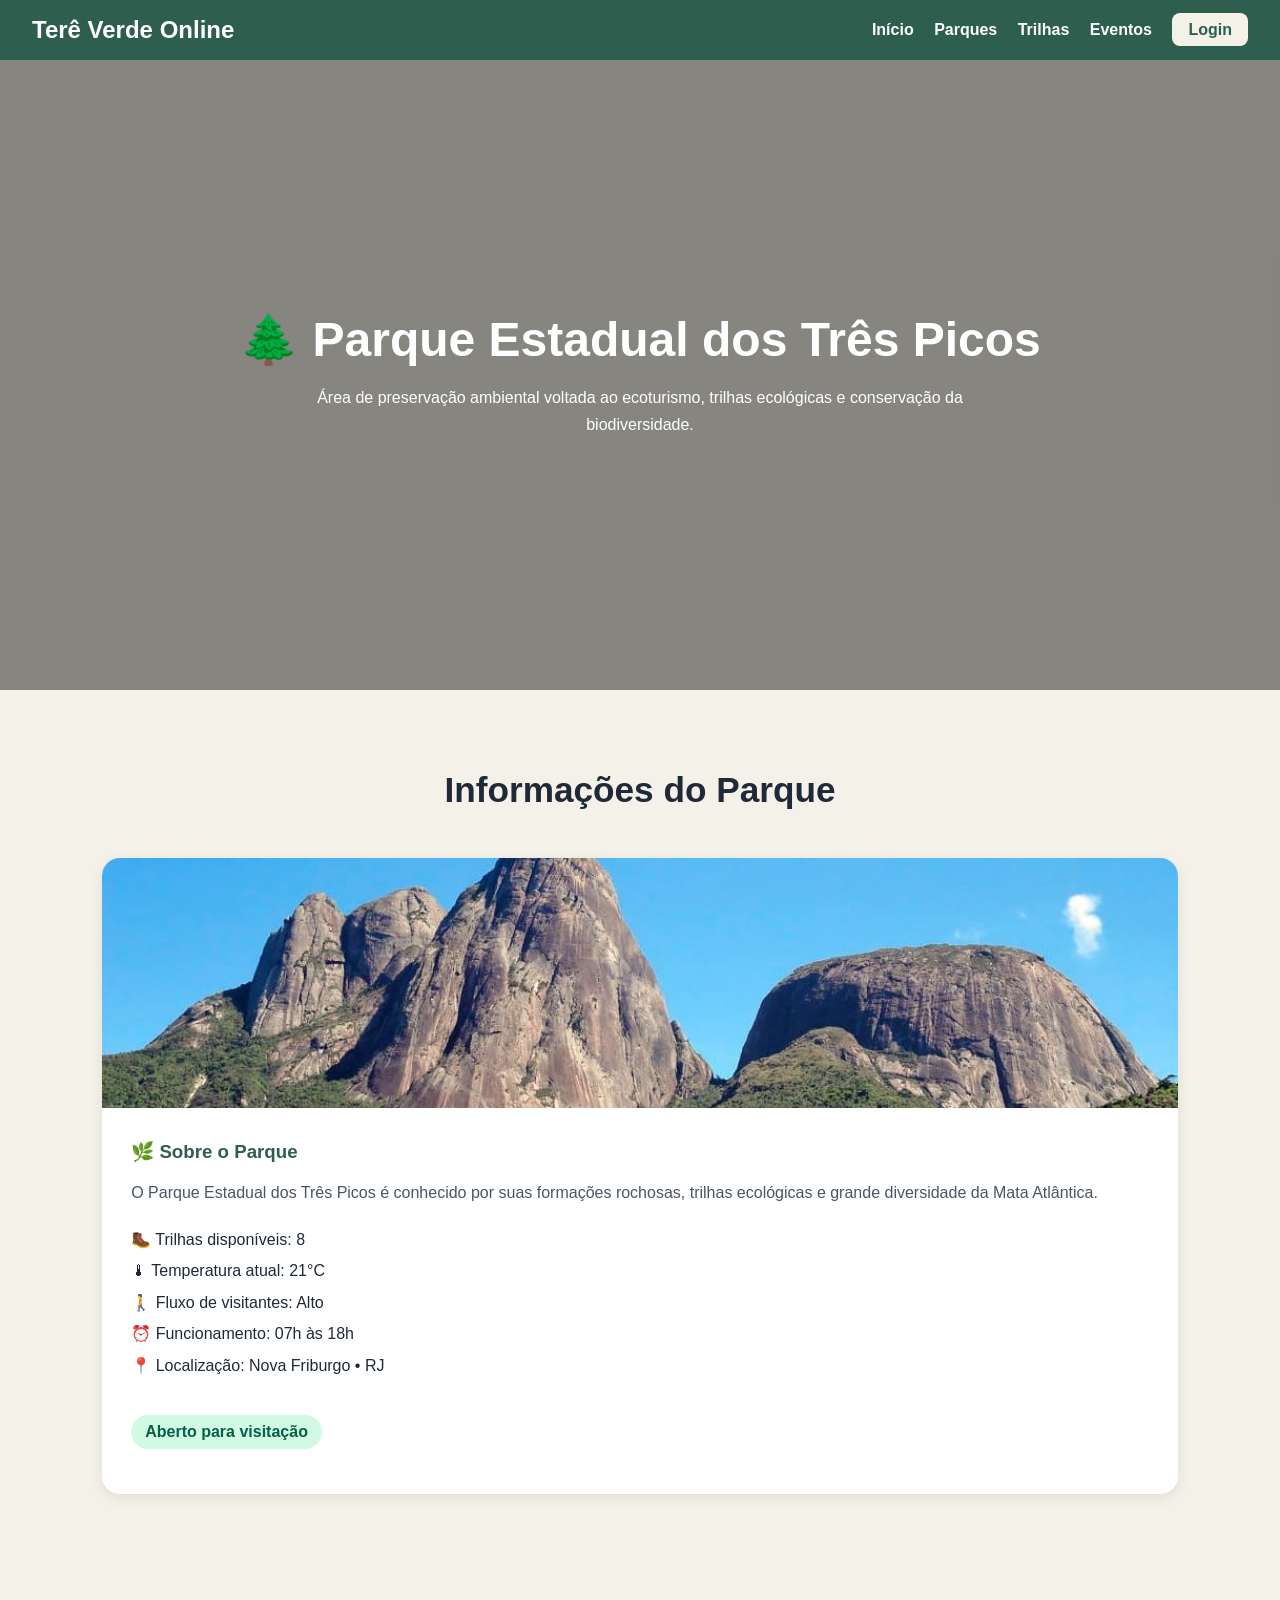
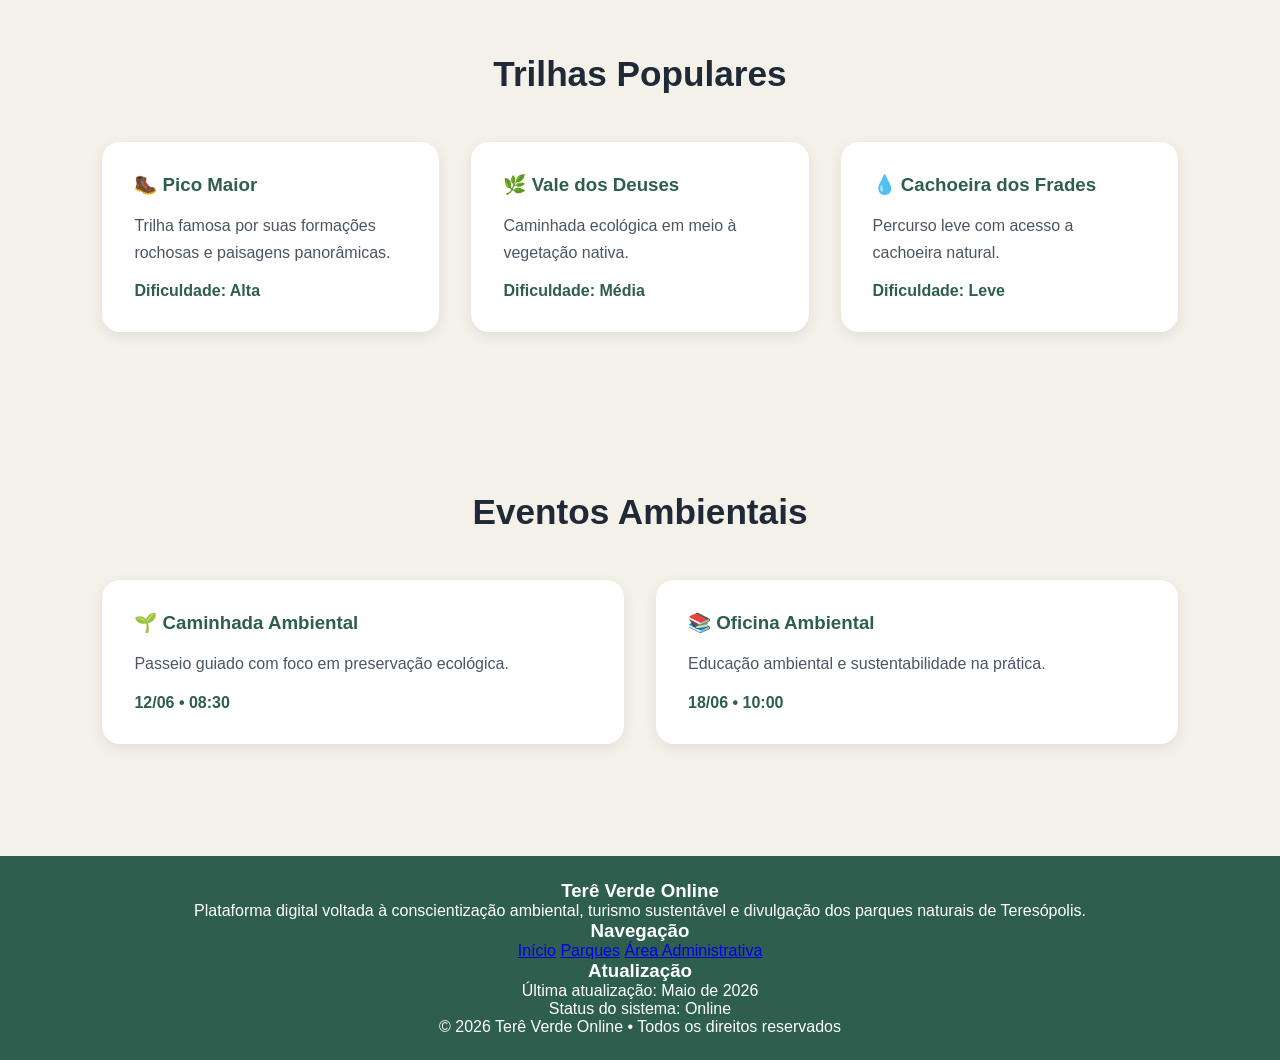
<file: tres-picos.html>
<!DOCTYPE html>
<html lang="pt-BR">
<head>

  <meta charset="UTF-8">

  <meta name="viewport" content="width=device-width, initial-scale=1.0">

  <title>Três Picos • Terê Verde Online</title>

  <link rel="stylesheet" href="css/style.css">

</head>

<body>

<header>

  <h2>Terê Verde Online</h2>

  <nav>

    <a href="index.html">Início</a>

    <a href="parques.html">Parques</a>

    <a href="#trilhas">Trilhas</a>

    <a href="#eventos">Eventos</a>

    <a href="login.html" class="login-btn">
      Login
    </a>

  </nav>

</header>


<!-- HERO -->

<section class="hero-parques hero-tres-picos">

  <div class="hero-overlay">

    <h1>🌲 Parque Estadual dos Três Picos</h1>

    <p>
      Área de preservação ambiental voltada ao ecoturismo,
      trilhas ecológicas e conservação da biodiversidade.
    </p>

  </div>

</section>


<!-- INFORMAÇÕES -->

<section class="parques-page">

  <h2>Informações do Parque</h2>

  <div class="parques-grid">

    <div class="parque-page-card">

      <img
        src="assets/tres picos.jpg"
        alt="Três Picos"
      >

      <div class="parque-page-info">

        <h3>🌿 Sobre o Parque</h3>

        <p>
          O Parque Estadual dos Três Picos é conhecido
          por suas formações rochosas, trilhas ecológicas
          e grande diversidade da Mata Atlântica.
        </p>

        <ul>

          <li>🥾 Trilhas disponíveis: 8</li>

          <li>🌡 Temperatura atual: 21°C</li>

          <li>🚶 Fluxo de visitantes: Alto</li>

          <li>⏰ Funcionamento: 07h às 18h</li>

          <li>📍 Localização: Nova Friburgo • RJ</li>

        </ul>

        <span class="status aberto">
          Aberto para visitação
        </span>

      </div>

    </div>

  </div>

</section>


<!-- TRILHAS -->

<section class="trilhas">

  <h2>Trilhas Populares</h2>

  <div class="trilhas-grid">

    <div class="trilha-card">

      <h3>🥾 Pico Maior</h3>

      <p>
        Trilha famosa por suas formações rochosas
        e paisagens panorâmicas.
      </p>

      <span>Dificuldade: Alta</span>

    </div>

    <div class="trilha-card">

      <h3>🌿 Vale dos Deuses</h3>

      <p>
        Caminhada ecológica em meio à vegetação nativa.
      </p>

      <span>Dificuldade: Média</span>

    </div>

    <div class="trilha-card">

      <h3>💧 Cachoeira dos Frades</h3>

      <p>
        Percurso leve com acesso a cachoeira natural.
      </p>

      <span>Dificuldade: Leve</span>

    </div>

  </div>

</section>


<!-- EVENTOS -->

<section class="eventos-page">

  <h2>Eventos Ambientais</h2>

  <div class="eventos-grid">

    <div class="evento-card">

      <h3>🌱 Caminhada Ambiental</h3>

      <p>
        Passeio guiado com foco em preservação ecológica.
      </p>

      <span>12/06 • 08:30</span>

    </div>

    <div class="evento-card">

      <h3>📚 Oficina Ambiental</h3>

      <p>
        Educação ambiental e sustentabilidade na prática.
      </p>

      <span>18/06 • 10:00</span>

    </div>

  </div>

</section>


<footer class="footer">

  <div class="footer-content">

    <div class="footer-section">

      <h3>Terê Verde Online</h3>

      <p>
        Plataforma digital voltada à conscientização ambiental,
        turismo sustentável e divulgação dos parques naturais
        de Teresópolis.
      </p>

    </div>

    <div class="footer-section">

      <h3>Navegação</h3>

      <a href="index.html">Início</a>
      <a href="parques.html">Parques</a>
      <a href="login.html">Área Administrativa</a>

    </div>

    <div class="footer-section">

      <h3>Atualização</h3>

      <p>Última atualização: Maio de 2026</p>

      <p>Status do sistema: Online</p>

    </div>

  </div>

  <div class="footer-bottom">

    <p>
      © 2026 Terê Verde Online • Todos os direitos reservados
    </p>

  </div>

</footer>
</body>
</html>
</file>
<file: css/style.css>
* {
  margin: 0;
  padding: 0;
  box-sizing: border-box;
  font-family: Arial, sans-serif;
}

body {
  background-color: #F4F1E8;
  color: #1f2937;
}

header {
  background: #2E5E4E;
  color: white;
  padding: 1rem 2rem;
  display: flex;
  justify-content: space-between;
  align-items: center;
  flex-wrap: wrap;
}

nav a {
  color: white;
  margin-left: 1rem;
  text-decoration: none;
  font-weight: bold;
  transition: 0.3s ease;
}

nav a:hover {
  color: #d1fae5;
}

.login-btn {
  background: #F4F1E8;
  color: #2E5E4E !important;
  padding: 0.5rem 1rem;
  border-radius: 8px;
}

.hero {
  padding: 5rem 2rem;
  text-align: center;
  background: linear-gradient(rgba(46,94,78,0.75), rgba(46,94,78,0.75)),
              url('https://images.unsplash.com/photo-1500530855697-b586d89ba3ee');
  background-size: cover;
  background-position: center;
  color: white;
}

.hero h1 {
  font-size: 3rem;
  margin-bottom: 1rem;
}

.hero p {
  max-width: 700px;
  margin: 0 auto;
  font-size: 1.1rem;
}

.events {
  padding: 3rem 2rem;
}

.events h2 {
  text-align: center;
  margin-bottom: 2rem;
  color: #2E5E4E;
}

.event-grid {
  display: grid;
  grid-template-columns: repeat(auto-fit, minmax(250px, 1fr));
  gap: 1.5rem;
}

.card {
  background: white;
  border-radius: 14px;
  box-shadow: 0 4px 12px rgba(0,0,0,0.1);
  transition: transform 0.3s ease, box-shadow 0.3s ease;
}

.card:hover {
  transform: translateY(-6px);
  box-shadow: 0 8px 20px rgba(0,0,0,0.15);
}

.card-content {
  padding: 1.5rem;
}

.icon {
  font-size: 2rem;
  margin-bottom: 0.8rem;
  display: block;
}

.card h3 {
  margin-bottom: 0.6rem;
  color: #2E5E4E;
}

.card p {
  color: #4b5563;
}

footer {
  text-align: center;
  padding: 1.5rem;
  background: #2E5E4E;
  color: white;
  margin-top: 2rem;
}

.login-page {
  min-height: 100vh;
  display: flex;
  justify-content: center;
  align-items: center;
  background: linear-gradient(rgba(46,94,78,0.7), rgba(46,94,78,0.7)),
              url('https://images.unsplash.com/photo-1441974231531-c6227db76b6e');
  background-size: cover;
  background-position: center;
}

.login-card {
  background: white;
  padding: 2.5rem;
  border-radius: 16px;
  width: 100%;
  max-width: 400px;
  text-align: center;
  box-shadow: 0 8px 20px rgba(0,0,0,0.2);
}

.login-card h2 {
  margin-bottom: 0.5rem;
  color: #2E5E4E;
}

.login-card p {
  margin-bottom: 1.5rem;
  color: #6b7280;
}

.login-card form {
  display: flex;
  flex-direction: column;
}

.login-card input {
  padding: 0.9rem;
  margin-bottom: 1rem;
  border: 1px solid #d1d5db;
  border-radius: 10px;
}

.btn {
  background: #4C8C6B;
  color: white;
  padding: 0.9rem;
  border: none;
  border-radius: 10px;
  cursor: pointer;
  font-weight: bold;
  transition: 0.3s ease;
}

.btn:hover {
  opacity: 0.9;
}

.login-card a {
  display: inline-block;
  margin-top: 1rem;
  color: #2E5E4E;
  text-decoration: none;
}

.status {
  display: inline-block;
  padding: 8px 14px;
  border-radius: 20px;
  font-weight: bold;
  margin: 1rem 0;
}

.aberto {
  background: #d1fae5;
  color: #065f46;
}

.fechado {
  background: #fee2e2;
  color: #991b1b;
}

.manutencao {
  background: #fef3c7;
  color: #92400e;
}

.institucional,
.parques,
.biodiversidade,
.eventos {
  padding: 5rem 8%;
}

.institucional {
  background: #f8f6f1;
  text-align: center;
}

.tag {
  display: inline-block;
  background: #d1fae5;
  color: #065f46;
  padding: 0.5rem 1rem;
  border-radius: 999px;
  margin-bottom: 1rem;
  font-weight: bold;
}

.institucional h2,
.parques h2,
.biodiversidade h2,
.eventos h2 {
  font-size: 2.2rem;
  margin-bottom: 1rem;
  color: #1f2937;
}

.institucional p {
  max-width: 700px;
  margin: auto;
  line-height: 1.7;
  color: #4b5563;
}

.cards-parques,
.bio-grid,
.eventos-grid {
  display: grid;
  grid-template-columns: repeat(auto-fit, minmax(250px, 1fr));
  gap: 2rem;
  margin-top: 3rem;
}

.parque-card,
.bio-card,
.evento-card {
  background: white;
  border-radius: 18px;
  overflow: hidden;
  box-shadow: 0 4px 14px rgba(0,0,0,0.08);
  transition: 0.3s;
}

.parque-card:hover,
.bio-card:hover,
.evento-card:hover {
  transform: translateY(-6px);
}

.parque-card img {
  width: 100%;
  height: 220px;
  object-fit: cover;
}

.parque-info {
  padding: 1.5rem;
}

.parque-info h3,
.bio-card h3,
.evento-card h3 {
  margin-bottom: 1rem;
  color: #2E5E4E;
}

.parque-info p,
.bio-card p,
.evento-card p {
  color: #4b5563;
  line-height: 1.6;
}

.bio-card,
.evento-card {
  padding: 2rem;
}

.evento-card span {
  display: inline-block;
  margin-top: 1rem;
  font-weight: bold;
  color: #2E5E4E;
}

.detalhes-parques,
.alertas {
  padding: 5rem 8%;
  background: #f8f6f1;
}

.detalhes-parques h2,
.alertas h2 {
  font-size: 2.2rem;
  margin-bottom: 3rem;
  text-align: center;
  color: #1f2937;
}

.detalhes-grid,
.alertas-grid {
  display: grid;
  grid-template-columns: repeat(auto-fit, minmax(280px, 1fr));
  gap: 2rem;
}

.detalhe-card,
.alerta-card {
  background: white;
  padding: 2rem;
  border-radius: 18px;
  box-shadow: 0 4px 14px rgba(0,0,0,0.08);
  transition: 0.3s;
}

.detalhe-card:hover,
.alerta-card:hover {
  transform: translateY(-6px);
}

.detalhe-card h3,
.alerta-card h3 {
  margin-bottom: 1rem;
  color: #2E5E4E;
}

.detalhe-card p,
.alerta-card p {
  color: #4b5563;
  line-height: 1.7;
}

.detalhe-card ul {
  list-style: none;
  margin: 1.5rem 0;
}

.detalhe-card li {
  margin-bottom: 0.8rem;
  color: #374151;
}

.hero-parques {
  height: 70vh;
  background-image: url('https://images.unsplash.com/photo-1500530855697-b586d89ba3ee');
  background-size: cover;
  background-position: center;
  position: relative;

  display: flex;
  align-items: center;
  justify-content: center;
}

.hero-overlay {
  background: rgba(0,0,0,0.45);
  width: 100%;
  height: 100%;

  display: flex;
  flex-direction: column;
  justify-content: center;
  align-items: center;

  text-align: center;
  color: white;
  padding: 2rem;
}

.hero-overlay h1 {
  font-size: 3rem;
  margin-bottom: 1rem;
}

.hero-overlay p {
  max-width: 700px;
  line-height: 1.7;
}

.parques-page,
.trilhas,
.eventos-page {
  padding: 5rem 8%;
}

.parques-page h2,
.trilhas h2,
.eventos-page h2 {
  text-align: center;
  margin-bottom: 3rem;
  font-size: 2.2rem;
  color: #1f2937;
}

.parques-grid,
.trilhas-grid,
.eventos-grid {
  display: grid;
  grid-template-columns: repeat(auto-fit, minmax(300px, 1fr));
  gap: 2rem;
}

.parque-page-card,
.trilha-card,
.evento-card {
  background: white;
  border-radius: 18px;
  overflow: hidden;
  box-shadow: 0 4px 14px rgba(0,0,0,0.08);
  transition: 0.3s;
}

.parque-page-card:hover,
.trilha-card:hover,
.evento-card:hover {
  transform: translateY(-6px);
}

.parque-page-card img {
  width: 100%;
  height: 250px;
  object-fit: cover;
}

.parque-page-info {
  padding: 1.8rem;
}

.parque-page-info h3,
.trilha-card h3,
.evento-card h3 {
  margin-bottom: 1rem;
  color: #2E5E4E;
}

.parque-page-info p,
.trilha-card p,
.evento-card p {
  color: #4b5563;
  line-height: 1.7;
}

.parque-page-info ul {
  list-style: none;
  margin: 1.5rem 0;
}

.parque-page-info li {
  margin-bottom: 0.8rem;
}

.trilha-card,
.evento-card {
  padding: 2rem;
}

.trilha-card span,
.evento-card span {
  display: inline-block;
  margin-top: 1rem;
  font-weight: bold;
  color: #2E5E4E;
}

.stats {
  padding: 4rem 8%;
  background: #ffffff;
}

.stats-grid {
  display: grid;

  grid-template-columns: repeat(auto-fit, minmax(200px, 1fr));

  gap: 2rem;
}

.stat-card {
  background: #f8fafc;

  padding: 2rem;

  border-radius: 18px;

  text-align: center;

  box-shadow: 0 4px 12px rgba(0,0,0,0.06);

  transition: 0.3s;
}

.stat-card:hover {
  transform: translateY(-5px);
}

.stat-card h3 {
  font-size: 2.5rem;
  color: #2E5E4E;
}

.biodiversidade {
  padding: 5rem 8%;

  background: #eef6f1;
}

.bio-grid {
  display: grid;

  grid-template-columns: repeat(auto-fit, minmax(280px, 1fr));

  gap: 2rem;

  margin-top: 3rem;
}

.bio-card {
  background: white;

  padding: 2rem;

  border-radius: 18px;

  box-shadow: 0 4px 12px rgba(0,0,0,0.06);

  transition: 0.3s;
}

.bio-card:hover {
  transform: translateY(-6px);
}

.bio-card h3 {
  margin-bottom: 1rem;

  color: #2E5E4E;
}

.institucional {
  padding: 6rem 8%;

  background: linear-gradient(
    rgba(0,0,0,0.6),
    rgba(0,0,0,0.6)
  ),

  url('https://images.unsplash.com/photo-1500530855697-b586d89ba3ee');

  background-size: cover;
  background-position: center;

  text-align: center;

  color: white;
}

.institucional-content {
  max-width: 700px;
  margin: auto;
}

.institucional h2 {
  font-size: 2.8rem;
  margin-bottom: 1.5rem;
  color: white
}

.institucional p {
  line-height: 1.8;
  margin-bottom: 2rem;
  color: white
}

.cta-btn {
  padding: 1rem 2rem;

  border: none;

  border-radius: 999px;

  background: #4C8C6B;

  color: white;

  cursor: pointer;

  transition: 0.3s;
}

.cta-btn:hover {
  transform: scale(1.05);
}

@media (max-width: 768px) {

  header {
    flex-direction: column;
    text-align: center;
    gap: 10px;
  }

  .parques-grid,
  .bio-grid,
  .stats-grid,
  .event-grid,
  .trilhas-grid {
    grid-template-columns: 1fr;
  }

  .hero h1 {
    font-size: 1.8rem;
  }
.details-btn {
  display: inline-block;
  margin-top: 1rem;
  padding: 0.9rem 1.4rem;
  background: #2E5E4E;
  color: white;
  text-decoration: none;
  border-radius: 10px;
  transition: 0.3s;
  font-weight: bold;
}

.details-btn:hover {
  background: #4C8C6B;
  transform: translateY(-2px);
}

.parque-link {

  text-decoration: none;

  color: inherit;

  display: block;
}
.footer {
  background: #1f2937;
  color: white;
  padding: 4rem 8% 2rem;
}

.footer-content {
  display: grid;
  grid-template-columns: repeat(auto-fit, minmax(220px, 1fr));
  gap: 3rem;
  margin-bottom: 2rem;
}

.footer-section h3 {
  margin-bottom: 1rem;
  color: #d1fae5;
}

.footer-section p {
  line-height: 1.7;
  color: #d1d5db;
}

.footer-section a {
  display: block;
  color: #d1d5db;
  text-decoration: none;
  margin-bottom: 0.8rem;
  transition: 0.3s;
}

.footer-section a:hover {
  color: #ffffff;
}

.footer-bottom {
  border-top: 1px solid rgba(255,255,255,0.1);
  padding-top: 1.5rem;
  text-align: center;
  color: #9ca3af;
}
}
</file>
